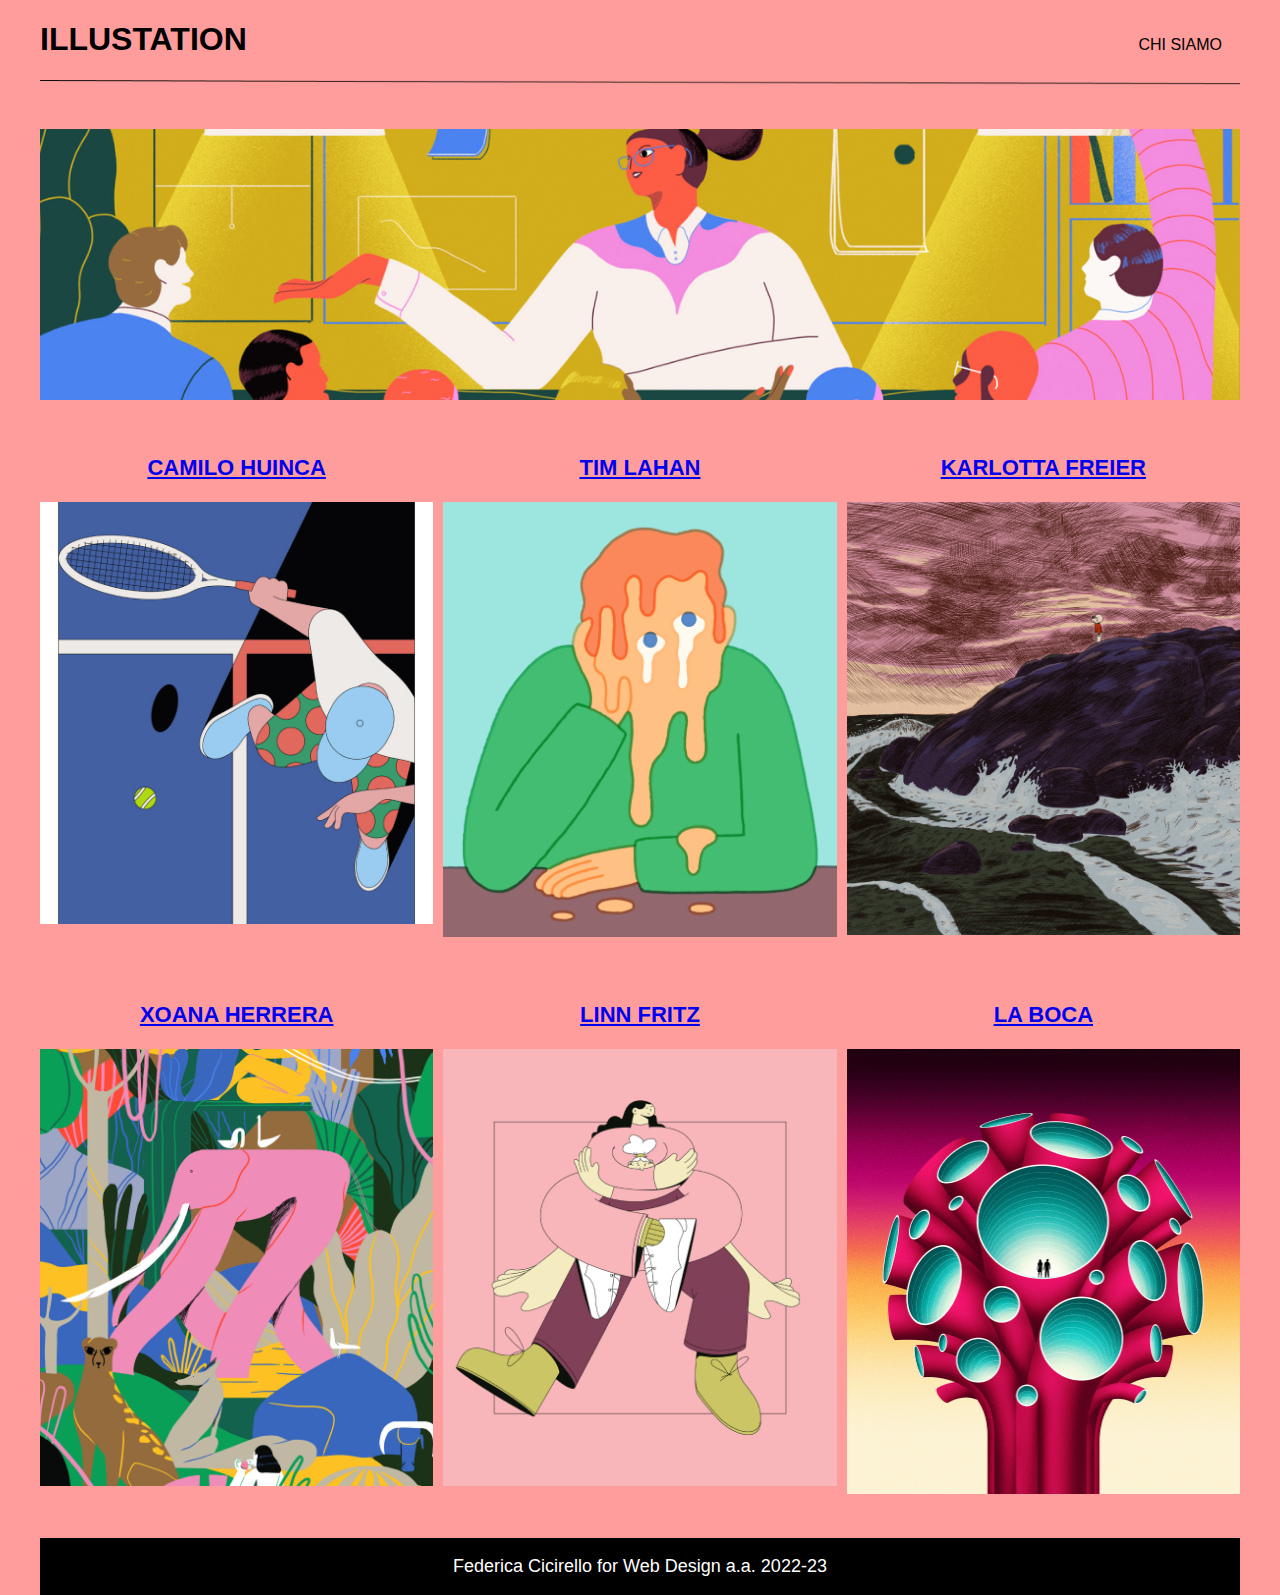
<file: index.html>
<!DOCTYPE html>
<html lang="en">
<head>
    <meta charset="UTF-8">
    <meta http-equiv="X-UA-Compatible" content="IE=edge">
    <meta name="viewport" content="width=device-width, initial-scale=1.0">
    <title>Document</title>
    <link rel="stylesheet" href="css/stile.css">
</head>
<body>
    <header>
        <nav class="navbar">
            <ul>
                <li><a href="pagina illustratori 8.html">CHI SIAMO</a></li>
            </ul>
        </nav>
        <h1>ILLUSTATION</h1>
        <img src="immagini/Line 2.png" alt="">
    </header>
    <main>
        <section class="hero">
        <img src="immagini/AP_Xoana_Herrera_Spot1_2x.png">
    </section>
    <section class="card">
        <div>
            <h3><a href="pagina illustratori 2.html">CAMILO HUINCA</a></h3> 
            <img src="immagini/AP_Camilo_Huinca_Match-Point_2x-scaled.jpg">
        </div>
        <div>
            <h3><a href="pagina illustratori 3.html">TIM LAHAN</a></h3>
            <img src="immagini/AP_Tim_Lahan_NYT_2x.png">
        </div>
        <div>
            <h3><a href="pagina illustratori 4.html">KARLOTTA FREIER</a></h3>
            <img src="immagini/AP_Karlotta_Freier_dogtown_2x.png">
        </div>
        <div>
            <h3><a href="pagina illustratori 5.html">XOANA HERRERA</a></h3>
            <img src="immagini/AP_Xoana_Herrera_Elefante_2x-1-scaled.png">
        </div>
        <div>
            <h3><a href="pagina illustratori 6.html">LINN FRITZ</a></h3>
            <img src="immagini/AP_Linn_Fritz_HUG_2x.png">
        </div>
        <div>
            <h3><a href="pagina illustratori 7.html">LA BOCA</a></h3>
            <img src="immagini/Group 2.png">
        </div>
</section>
</main>
<footer>
    <p class="newsletter">Federica Cicirello for Web Design a.a. 2022-23</p>
</footer>

    
</body>
</html>
</file>
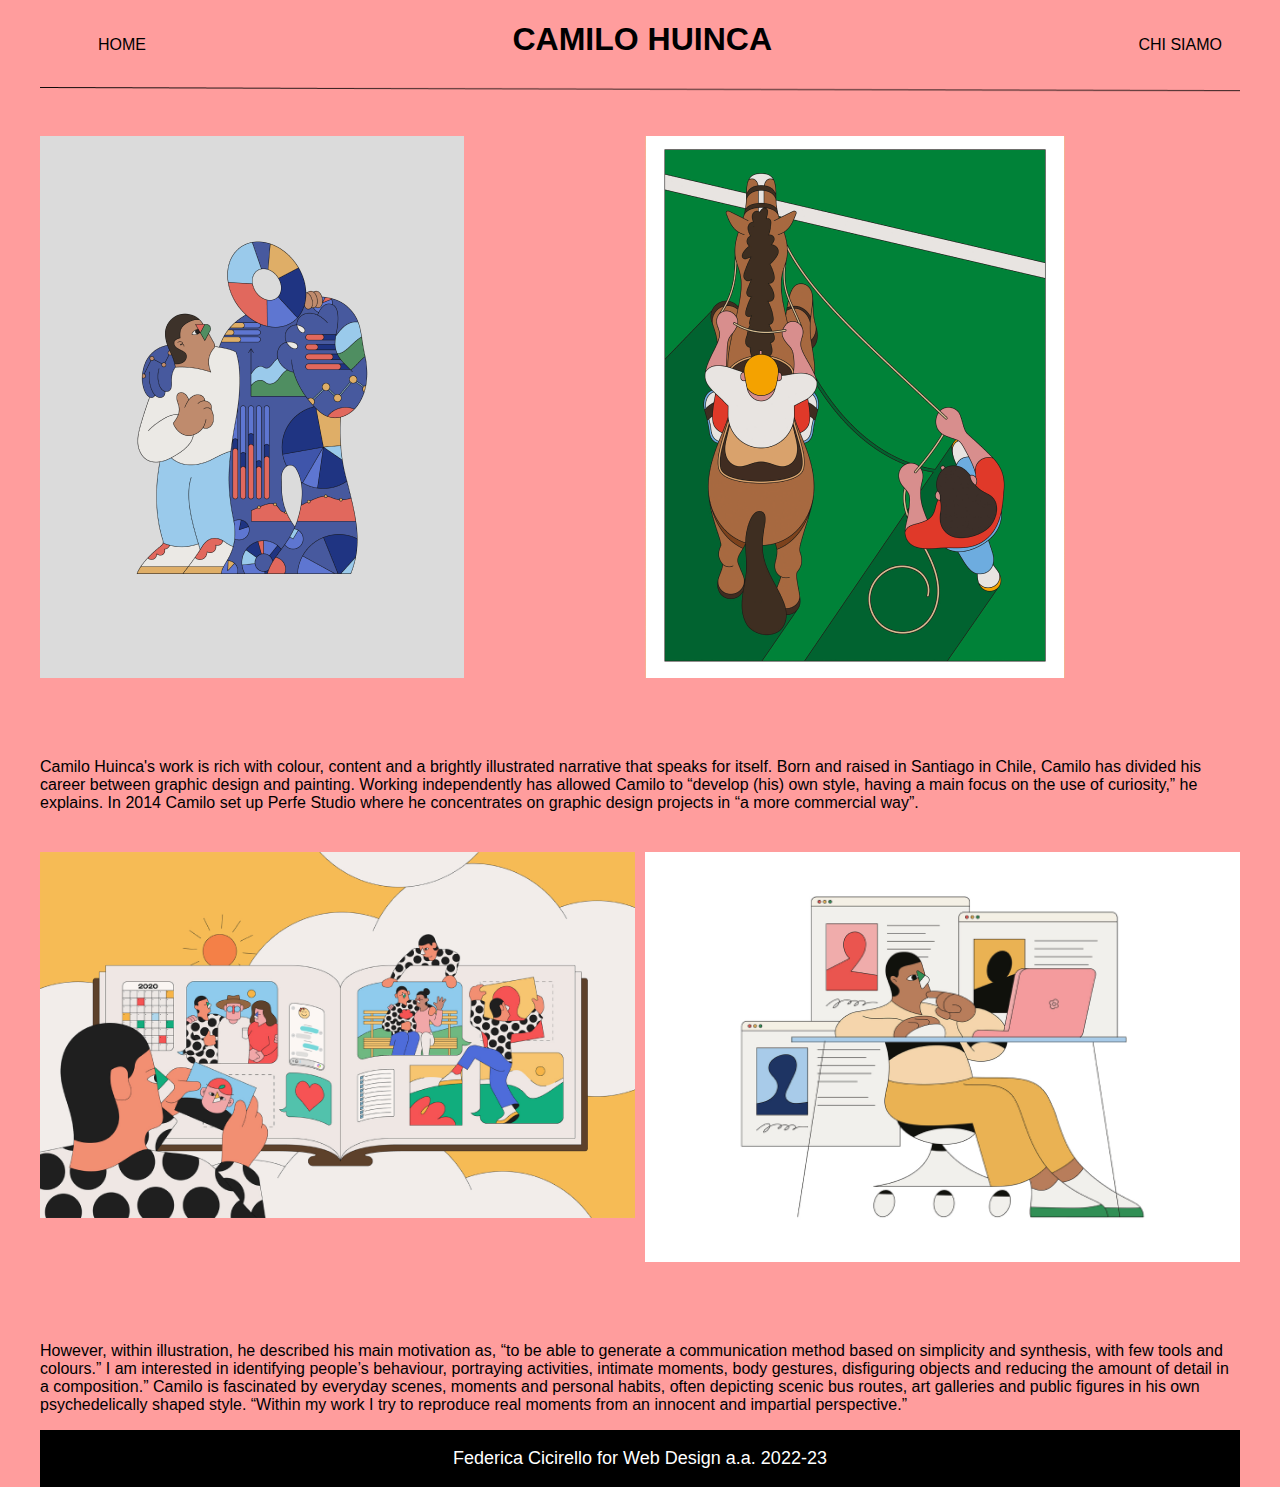
<file: pagina illustratori 2.html>
<!DOCTYPE html>
<html lang="en">
<head>
    <meta charset="UTF-8">
    <meta http-equiv="X-UA-Compatible" content="IE=edge">
    <meta name="viewport" content="width=device-width, initial-scale=1.0">
    <title>Document</title>
    <link rel="stylesheet" href="css/stile 2.css">
</head>
<body>
    <header>
        <nav class="navbar">
            <ul>
                <li><a href="pagina illustratori 8.html">CHI SIAMO</a></li>
            </ul>
        </nav>
        <nav class="navbar2">
            <ul>
                <li><a href="index.html">HOME</a></li>
            </ul>
        </nav>
        <h1>CAMILO HUINCA</h1>
        <img src="immagini/Line 2.png" alt="">
    </header>
    <main>
        <section class="hero">
    </section>
    <section class="card">
            <img src="immagini/AP_Camilo_Huinca_The-Atlantic-03_2x.png">
            <img src="immagini/AP_Camilo_Huinca_THE-NEW-YORKER_2x-scaled.png">
        </section>
        <section.biography>
            <p>Camilo Huinca's work is rich with colour, content and a brightly illustrated narrative that speaks for itself. Born and raised in Santiago in Chile, Camilo has divided his career between graphic design and painting. Working independently has allowed Camilo to “develop (his) own style, having a main focus on the use of curiosity,” he explains. In 2014 Camilo set up Perfe Studio where he concentrates on graphic design projects in “a more commercial way”.</p>          
        </section>       
            <section class="card">
                <img src="immagini/AP_Camilo_Huinca_social-well_2x.png">
                <img src="immagini/AP_Camilo_Huinca_LALL_2_2x.png">
            </section>
            <section.biography>
                <p>
                    However, within illustration, he described his main motivation as, “to be able to generate a communication method based on simplicity and synthesis, with few tools and colours.”  I am interested in identifying people’s behaviour, portraying activities, intimate moments, body gestures, disfiguring objects and reducing the amount of detail in a composition.” Camilo is fascinated by everyday scenes, moments and personal habits, often depicting scenic bus routes, art galleries and public figures in his own psychedelically shaped style. “Within my work I try to reproduce real moments from an innocent and impartial perspective.”
                </p>
            </section>
            
       
</section>
</main>
<footer>
    <p class="newsletter">Federica Cicirello for Web Design a.a. 2022-23</p>
</footer>
</body>
</html>
</file>
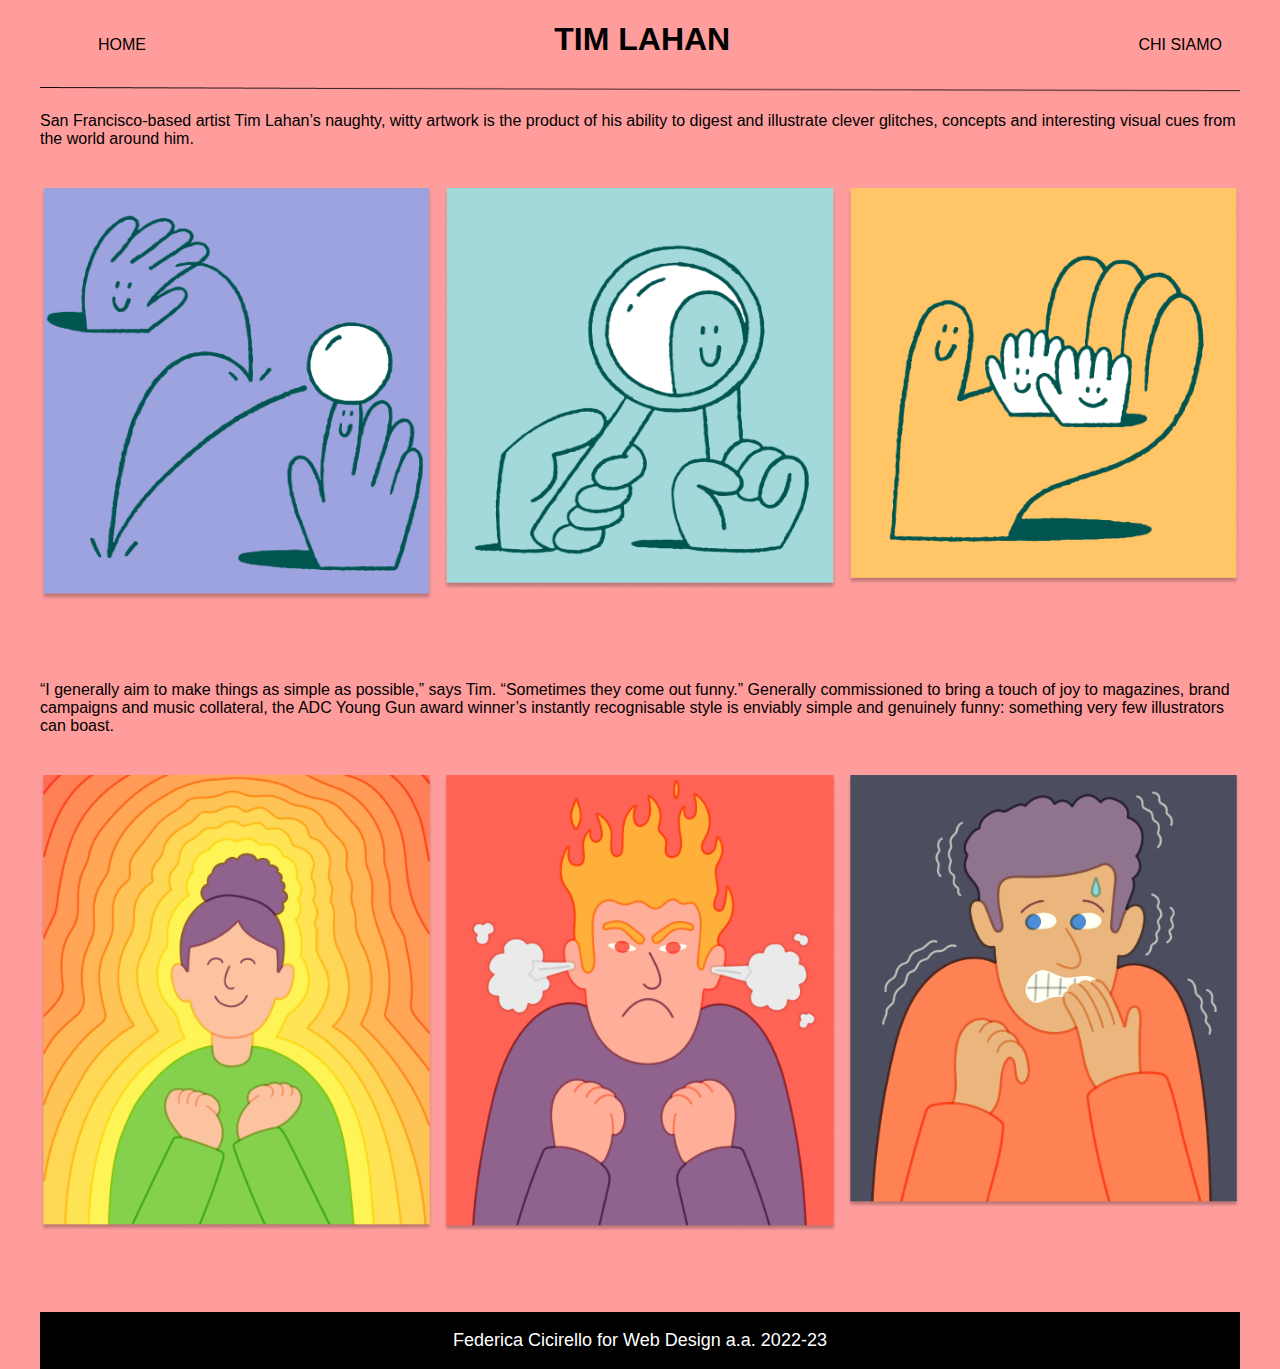
<file: pagina illustratori 3.html>
<!DOCTYPE html>
<html lang="en">
<head>
    <meta charset="UTF-8">
    <meta http-equiv="X-UA-Compatible" content="IE=edge">
    <meta name="viewport" content="width=device-width, initial-scale=1.0">
    <title>Document</title>
    <link rel="stylesheet" href="css/stile 3.css">
</head>
<body>
    <header>
        <nav class="navbar">
            <ul>
                <li><a href="pagina illustratori 8.html">CHI SIAMO</a></li>
            </ul>
        </nav>
        <nav class="navbar2">
            <ul>
                <li><a href="index.html">HOME</a></li>
            </ul>
        </nav>
        <h1>TIM LAHAN</h1>
        <img src="immagini/Line 2.png" alt="">
    </header>
    <main>
        <section class="hero">
<section.biography>
<p>San Francisco-based artist Tim Lahan’s naughty, witty artwork is the product of his ability to digest and illustrate clever glitches, concepts and interesting visual cues from the world around him. 
</p>
</section>
<section class="card">
    <img src="immagini/AP_Tim_Lahan_ONEMEDICAL_3_2x.png" alt="">
    <img src="immagini/AP_Tim_Lahan_ONEMEDICAL_2_2x (1).png" alt="">
    <img src="immagini/AP_Tim_Lahan_ONEMEDICAL_1_2x.png" alt="">
</section>
<section.biography>
    <p>“I generally aim to make things as simple as possible,” says Tim. “Sometimes they come out funny.” Generally commissioned to bring a touch of joy to magazines, brand campaigns and music collateral, the ADC Young Gun award winner’s instantly recognisable style is enviably simple and genuinely funny: something very few illustrators can boast.</p>
    </section>
    <section class="card">
        <img src="immagini/AP_Tim_Lahan_emotions_3_2x.png" alt="">
        <img src="immagini/AP_Tim_Lahan_emotions_4_2x.png" alt="">
        <img src="immagini/AP_Tim_Lahan_emotions_2_2x.png" alt="">
    </section>
</main>
<footer>
    <p class="newsletter">Federica Cicirello for Web Design a.a. 2022-23</p>
</footer>
    
</body>
</html>
</file>
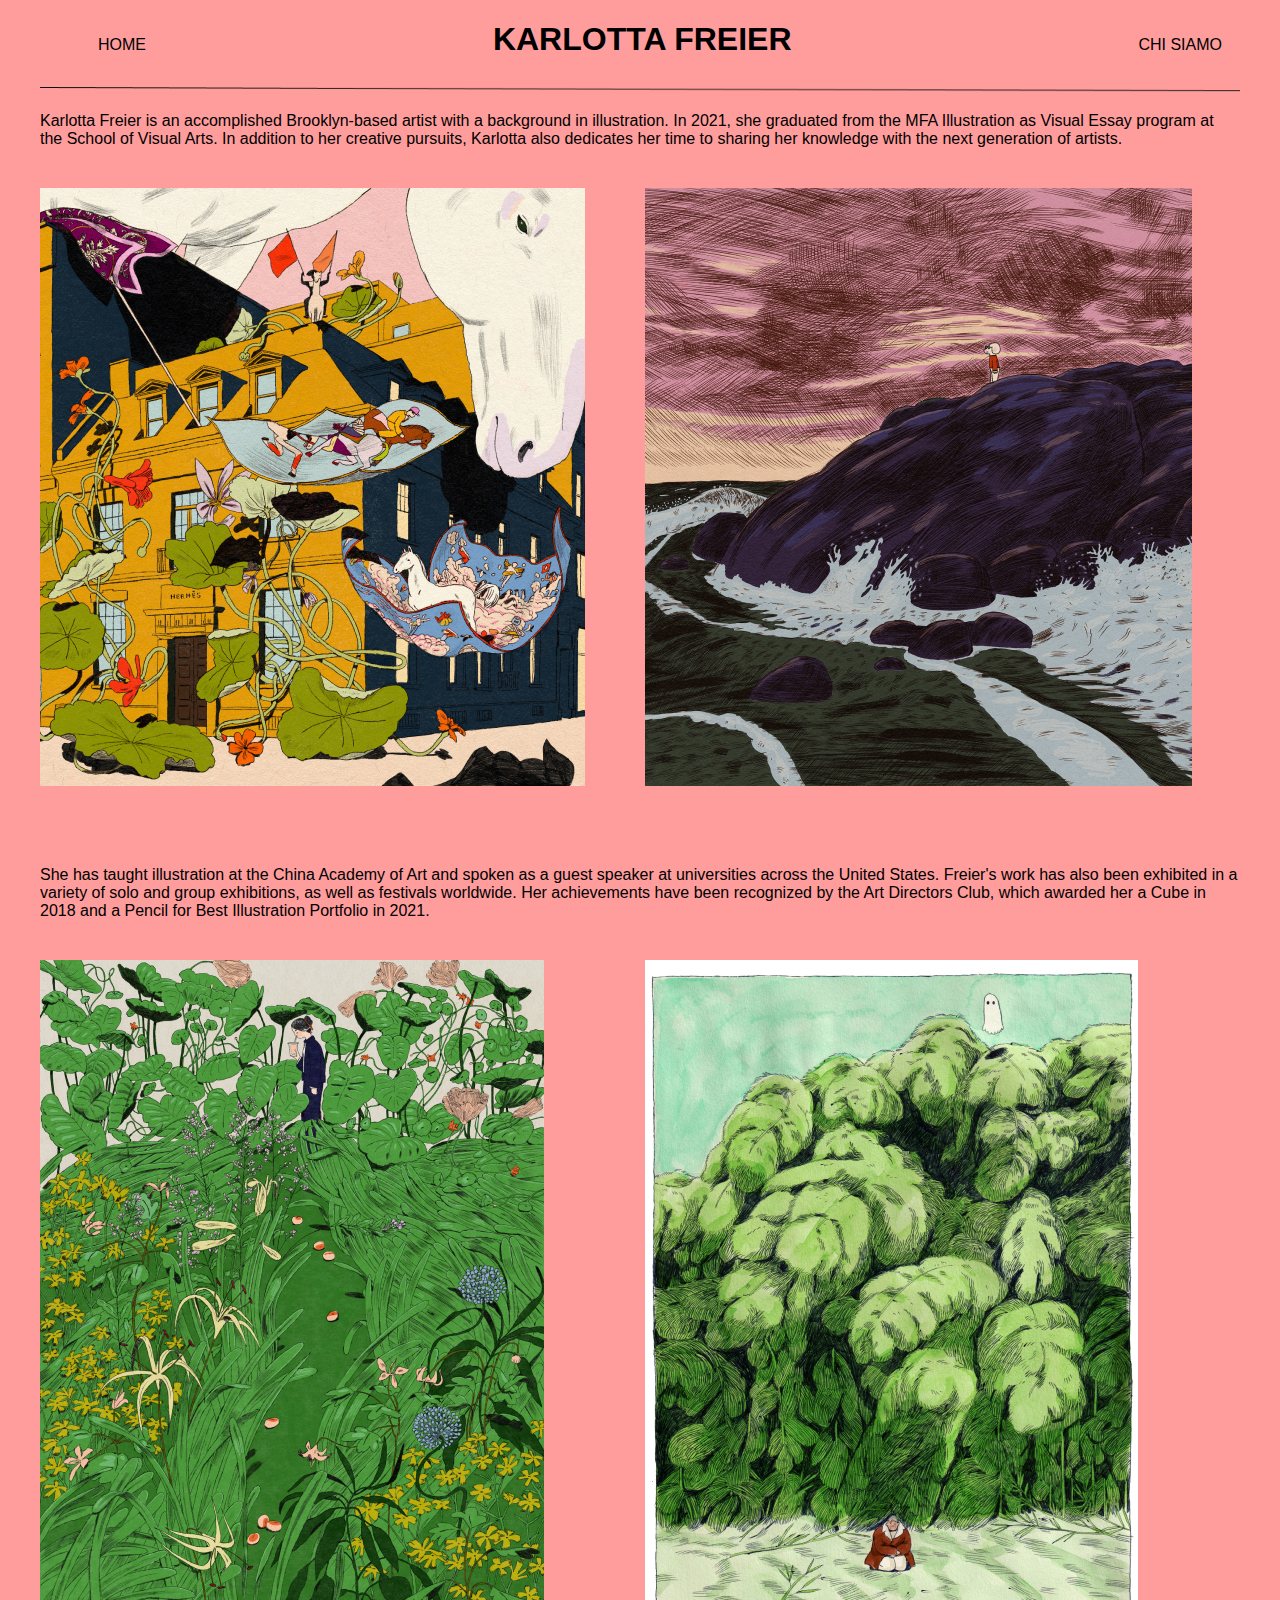
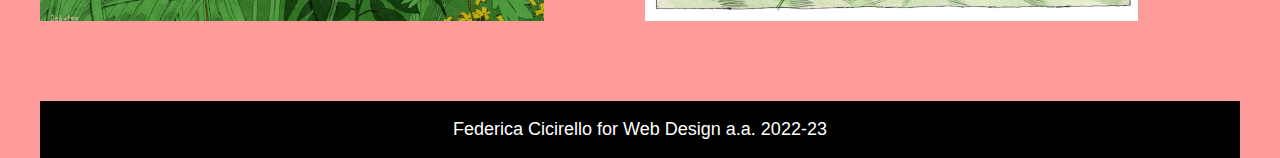
<file: pagina illustratori 4.html>
<!DOCTYPE html>
<html lang="en">
<head>
    <meta charset="UTF-8">
    <meta http-equiv="X-UA-Compatible" content="IE=edge">
    <meta name="viewport" content="width=device-width, initial-scale=1.0">
    <title>Document</title>
    <link rel="stylesheet" href="css/stile 4.css">
</head>
<body>
    <header>
        <nav class="navbar">
            <ul>
                <li><a href="pagina illustratori 8.html">CHI SIAMO</a></li>
            </ul>
        </nav>
        <nav class="navbar2">
            <ul>
                <li><a href="index.html">HOME</a></li>
            </ul>
        </nav>
        <h1>KARLOTTA FREIER</h1>
        <img src="immagini/Line 2.png" alt="">
    </header>
    <main>
        <section class="hero">
<section.biography>
<p>Karlotta Freier is an accomplished Brooklyn-based artist with a background in illustration. In 2021, she graduated from the MFA Illustration as Visual Essay program at the School of Visual Arts. In addition to her creative pursuits, Karlotta also dedicates her time to sharing her knowledge with the next generation of artists.
</p>
</section>
<section class="card">
    <img src="immagini/AP_Karlotta_Freier_hermes-color_2x.jpg" alt="">
    <img src="immagini/AP_Karlotta_Freier_dogtown_2x.jpg" alt="">
    
</section>
<section.biography>
    <p>She has taught illustration at the China Academy of Art and spoken as a guest speaker at universities across the United States. Freier's work has also been exhibited in a variety of solo and group exhibitions, as well as festivals worldwide. Her achievements have been recognized by the Art Directors Club, which awarded her a Cube in 2018 and a Pencil for Best Illustration Portfolio in 2021. </p>
    </section>
    <section class="card">
        <img src="immagini/AP_Karlotta_Freier_debutea2_2x-scaled.jpg" alt="">
        <img src="immagini/AP_Karlotta_Freier_brand-eins_2x-scaled.jpg" alt="">
       
    </section>
</main>
<footer>
    <p class="newsletter">Federica Cicirello for Web Design a.a. 2022-23</p>
</footer>
</body>
</html>
</file>
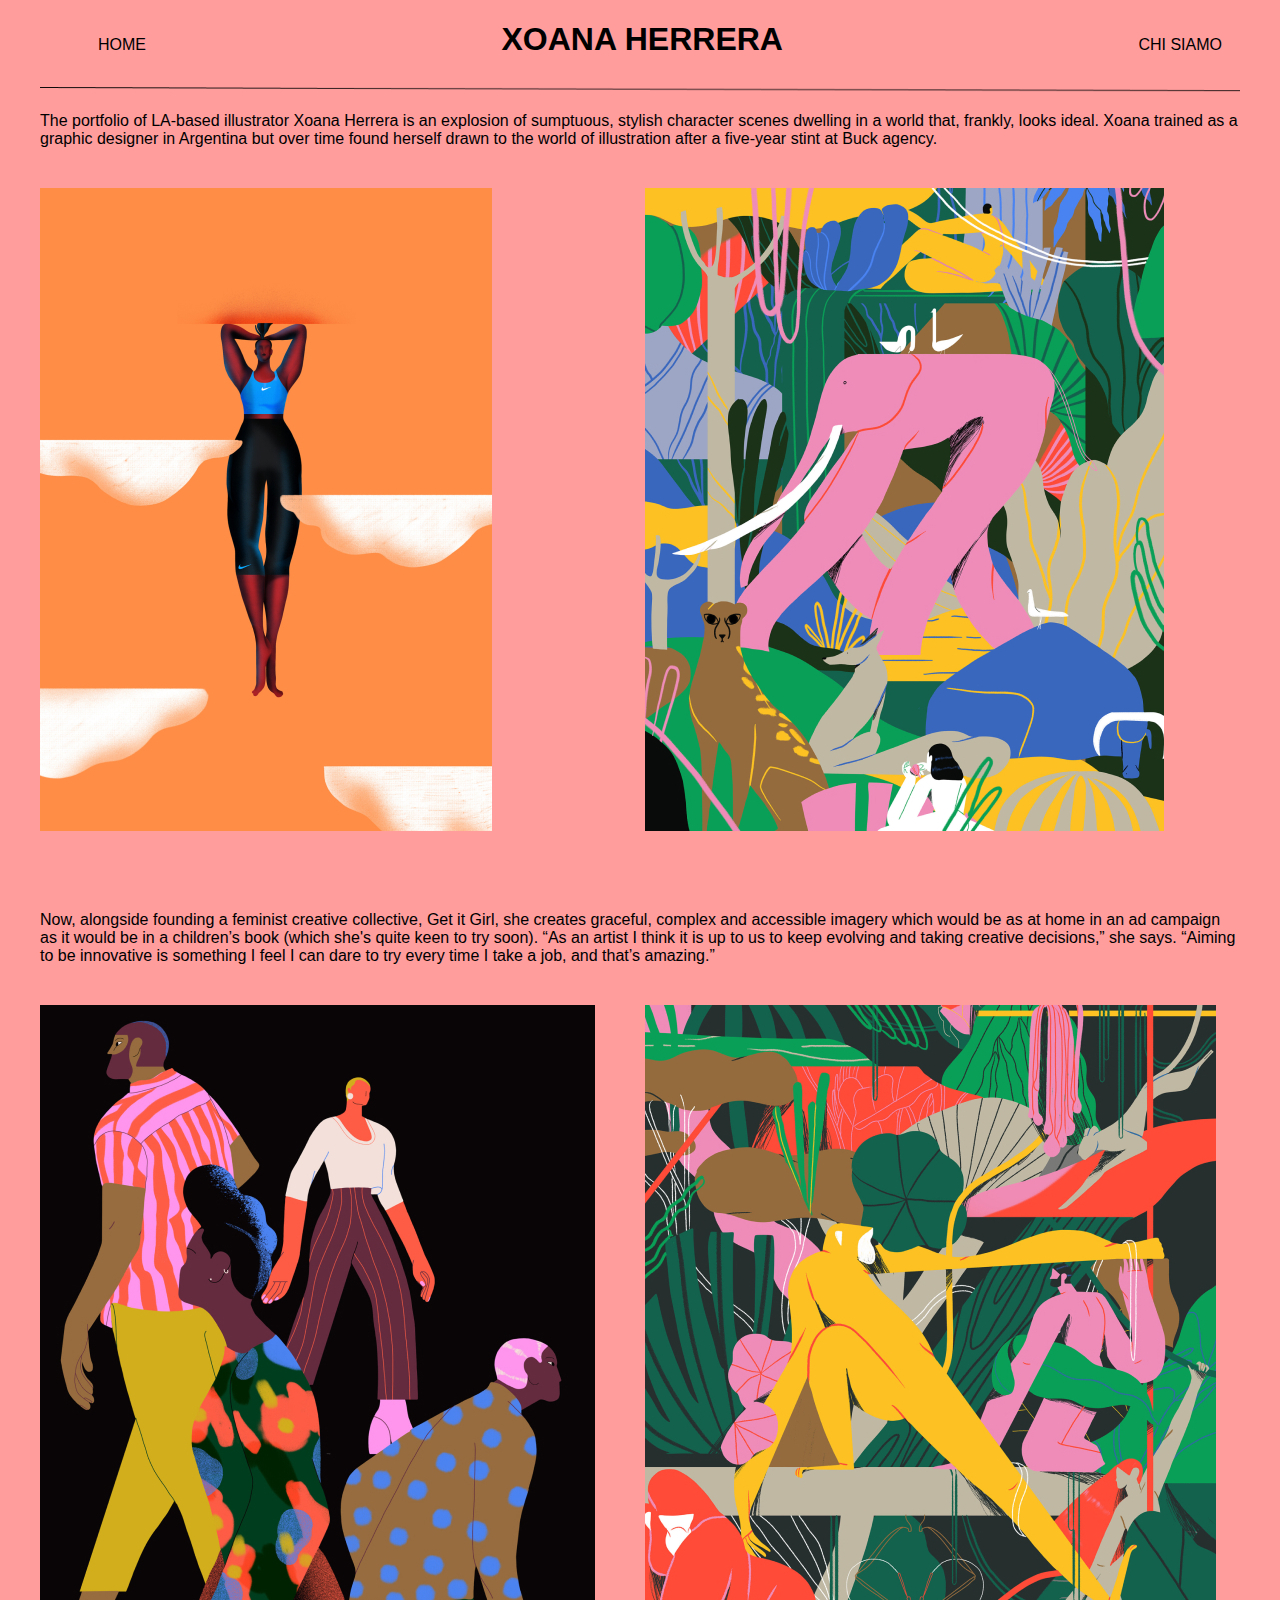
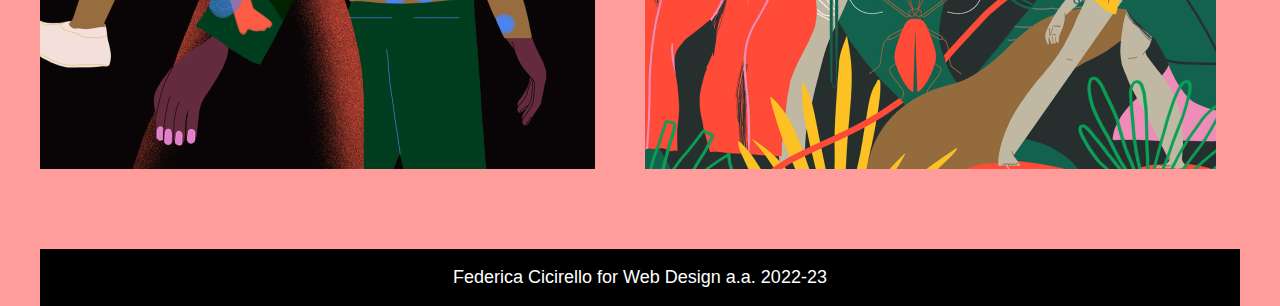
<file: pagina illustratori 5.html>
<!DOCTYPE html>
<html lang="en">
<head>
    <meta charset="UTF-8">
    <meta http-equiv="X-UA-Compatible" content="IE=edge">
    <meta name="viewport" content="width=device-width, initial-scale=1.0">
    <title>Document</title>
    <link rel="stylesheet" href="css/stile 5.css">
</head>
<body>
    <header>
        <nav class="navbar">
            <ul>
                <li><a href="pagina illustratori 8.html">CHI SIAMO</a></li>
            </ul>
        </nav>
        <nav class="navbar2">
            <ul>
                <li><a href="index.html">HOME</a></li>
            </ul>
        </nav>
        <h1>XOANA HERRERA</h1>
        <img src="immagini/Line 2.png" alt="">
    </header>
    <main>
        <section class="hero">
<section.biography>
<p>The portfolio of LA-based illustrator Xoana Herrera is an explosion of sumptuous, stylish character scenes dwelling in a world that, frankly, looks ideal. Xoana trained as a graphic designer in Argentina but over time found herself drawn to the world of illustration after a five-year stint at Buck agency.</p>
</section>
<section class="card">
    <img src="immagini/AP_Xoana_Herrera_Nike_2x-scaled.jpg" alt="">
    <img src="immagini/AP_Xoana_Herrera_Elefante_2x-1-scaled.jpg" alt="">
    
</section>
<section.biography>
<p>Now, alongside founding a feminist creative collective, Get it Girl, she creates graceful, complex and accessible imagery which would be as at home in an ad campaign as it would be in a children’s book (which she's quite keen to try soon). “As an artist I think it is up to us to keep evolving and taking creative decisions,” she says. “Aiming to be innovative is something I feel I can dare to try every time I take a job, and that’s amazing.”</p>
</section>
    <section class="card">
        <img src="immagini/AP_Xoana_Herrera_GCR_1_2x-scaled.jpg" alt="">
        <img src="immagini/AP_Xoana_Herrera_Mono_2x-scaled.jpg" alt="">
       
    </section>
</main>
<footer>
    <p class="newsletter">Federica Cicirello for Web Design a.a. 2022-23</p>
</footer>
</body>
</html>
</file>
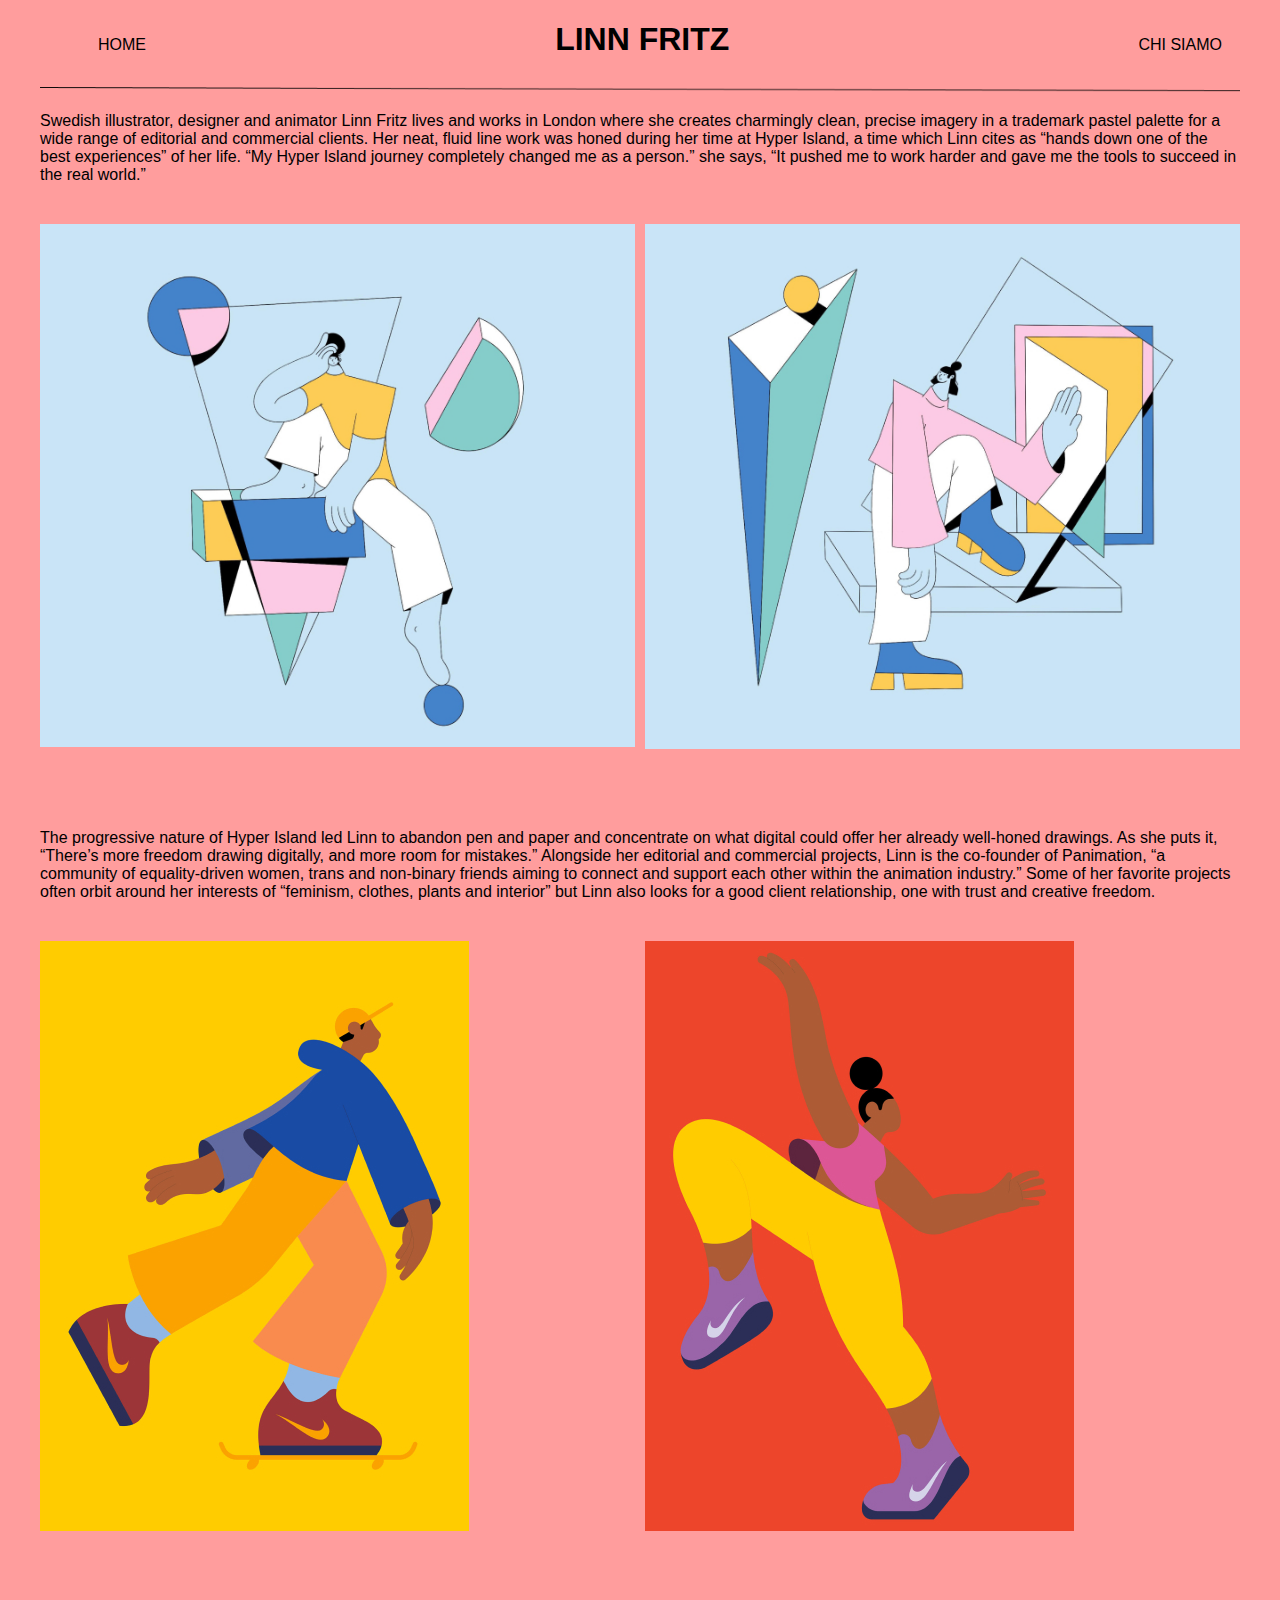
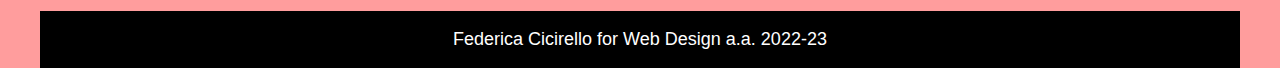
<file: pagina illustratori 6.html>
<!DOCTYPE html>
<html lang="en">
<head>
    <meta charset="UTF-8">
    <meta http-equiv="X-UA-Compatible" content="IE=edge">
    <meta name="viewport" content="width=device-width, initial-scale=1.0">
    <title>Document</title>
    <link rel="stylesheet" href="css/stile 6.css">
</head>
<body>
    <header>
        <nav class="navbar">
            <ul>
                <li><a href="pagina illustratori 8.html">CHI SIAMO</a></li>
            </ul>
        </nav>
        <nav class="navbar2">
            <ul>
                <li><a href="index.html">HOME</a></li>
            </ul>
        </nav>
        <h1>LINN FRITZ</h1>
        <img src="immagini/Line 2.png" alt="">
    </header>
    <main>
        <section class="hero">
<section.biography>
<p>Swedish illustrator, designer and animator Linn Fritz lives and works in London where she creates charmingly clean, precise imagery in a trademark pastel palette for a wide range of editorial and commercial clients. Her neat, fluid line work was honed during her time at Hyper Island, a time which Linn cites as “hands down one of the best experiences” of her life. “My Hyper Island journey completely changed me as a person.” she says, “It pushed me to work harder and gave me the tools to succeed in the real world.”</p>
</section>
<section class="card">
    <img src="immagini/AP_Linn_Fritz_Blue03_2x.jpg" alt="">
    <img src="immagini/AP_Linn_Fritz_Blue01_2x.jpg" alt="">
    
</section>
<section.biography>
<p>The progressive nature of Hyper Island led Linn to abandon pen and paper and concentrate on what digital could offer her already well-honed drawings. As she puts it, “There’s more freedom drawing digitally, and more room for mistakes.” Alongside her editorial and commercial projects, Linn is the co-founder of Panimation, “a community of equality-driven women, trans and non-binary friends aiming to connect and support each other within the animation industry.” Some of her favorite projects often orbit around her interests of “feminism, clothes, plants and interior” but Linn also looks for a good client relationship, one with trust and creative freedom.</p>
</section>
    <section class="card">
        <img src="immagini/AP_Linn_Fritz_North_Live_LF3_2x-scaled.jpg" alt="">
        <img src="immagini/AP_Linn_Fritz_North_Live_LF2_2x-scaled.jpg" alt="">
       
    </section>
</main>
<footer>
    <p class="newsletter">Federica Cicirello for Web Design a.a. 2022-23</p>
</footer>
</body>
</html>
</file>
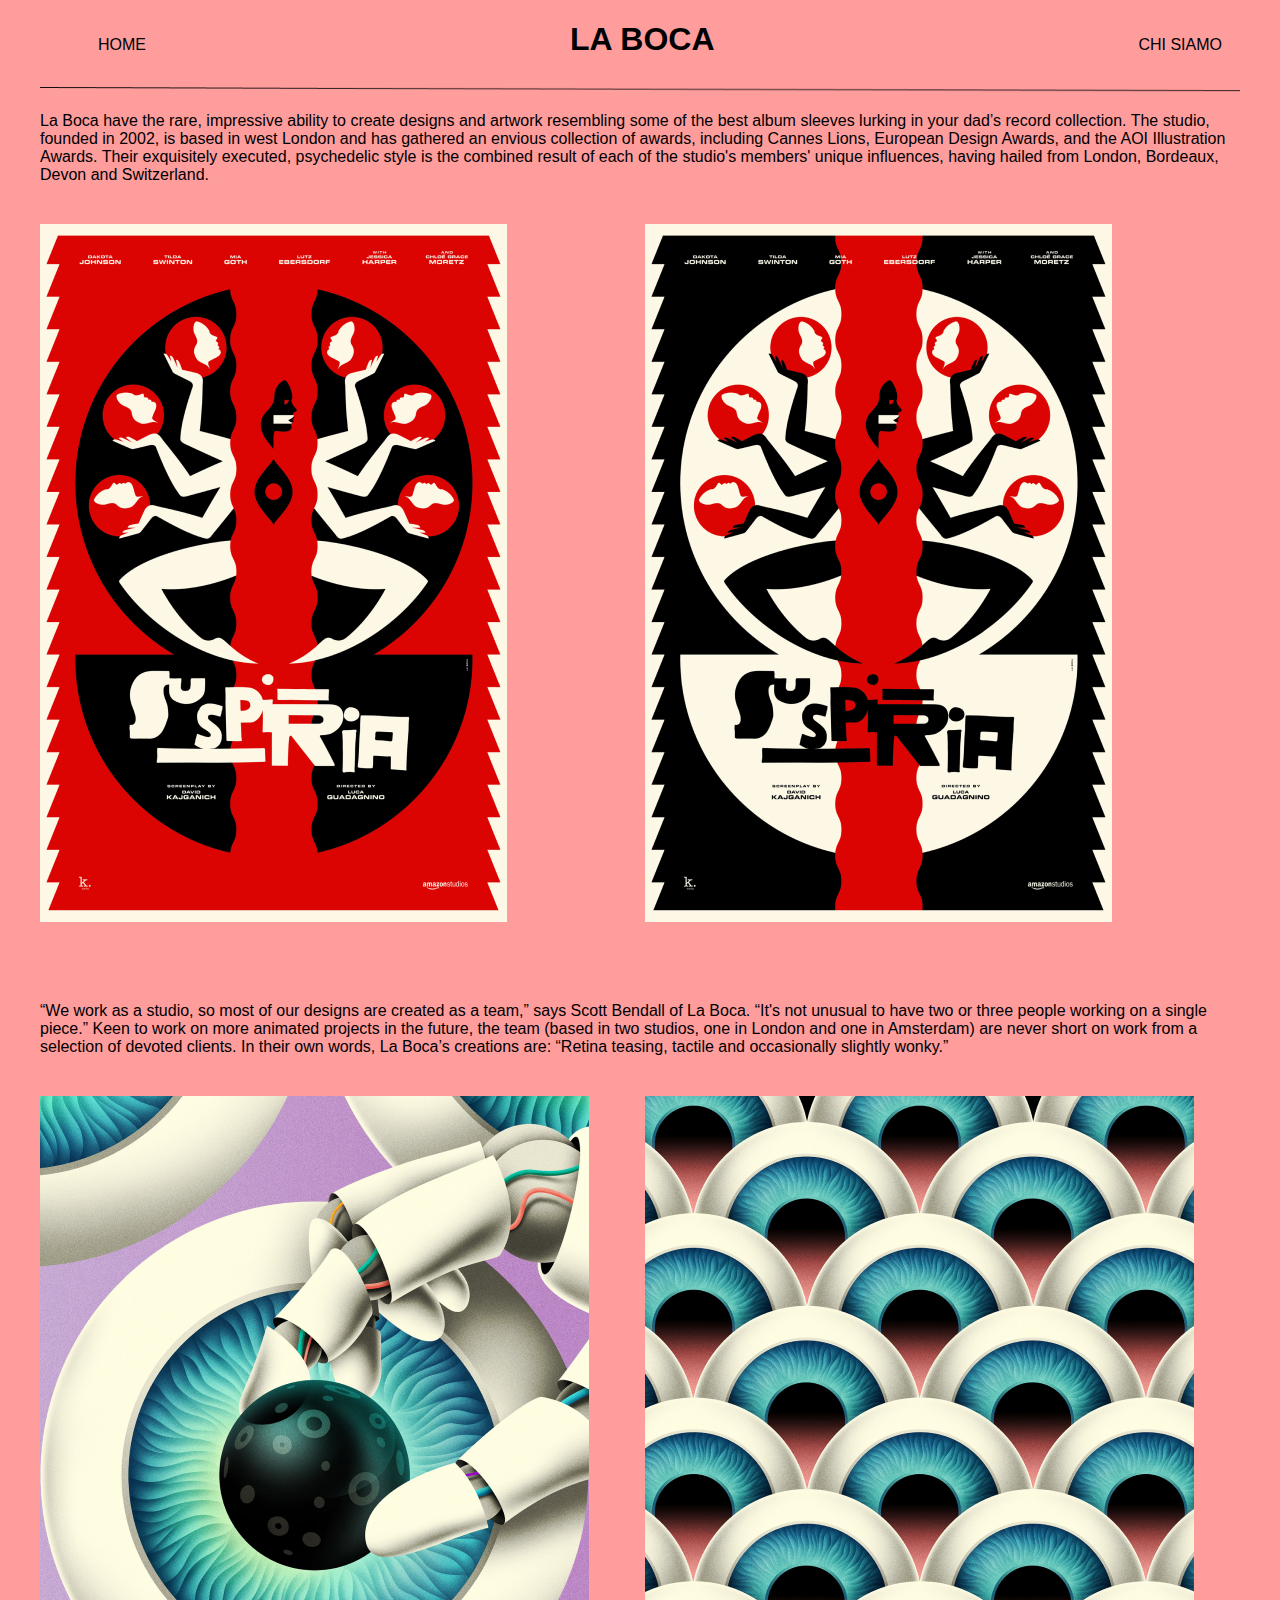
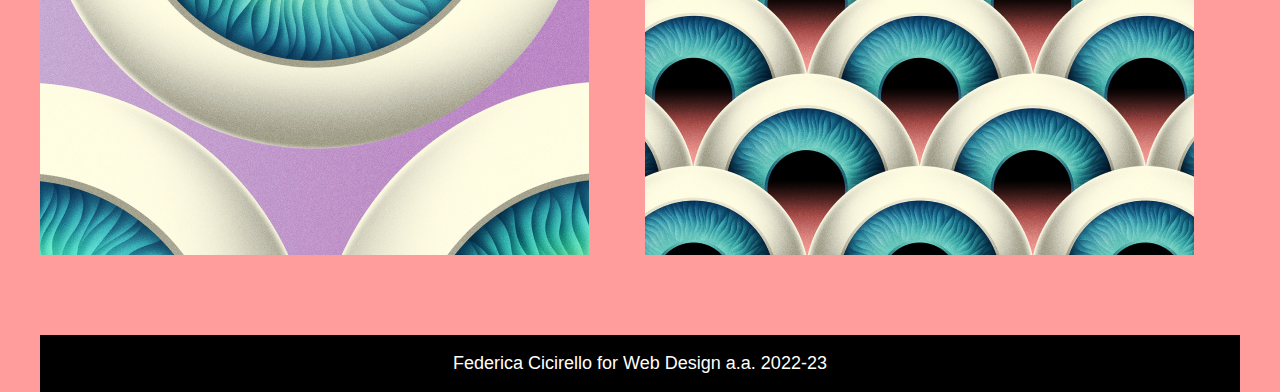
<file: pagina illustratori 7.html>
<!DOCTYPE html>
<html lang="en">
<head>
    <meta charset="UTF-8">
    <meta http-equiv="X-UA-Compatible" content="IE=edge">
    <meta name="viewport" content="width=device-width, initial-scale=1.0">
    <title>Document</title>
    <link rel="stylesheet" href="css/stile 7.css">
</head>
<body>
    <header>
        <nav class="navbar">
            <ul>
                <li><a href="pagina illustratori 8.html">CHI SIAMO</a></li>
            </ul>
        </nav>
        <nav class="navbar2">
            <ul>
                <li><a href="index.html">HOME</a></li>
            </ul>
        </nav>
        <h1>LA BOCA</h1>
        <img src="immagini/Line 2.png" alt="">
    </header>
    <main>
        <section class="hero">
<section.biography>
<p>La Boca have the rare, impressive ability to create designs and artwork resembling some of the best album sleeves lurking in your dad’s record collection. The studio, founded in 2002, is based in west London and has gathered an envious collection of awards, including Cannes Lions, European Design Awards, and the AOI Illustration Awards. Their exquisitely executed, psychedelic style is the combined result of each of the studio's members' unique influences, having hailed from London, Bordeaux, Devon and Switzerland. </p>
</section>
<section class="card">
    <img src="immagini/AP_La_Boca_Suspiria_STYLE_A_2x-scaled.jpg" alt="">
    <img src="immagini/AP_La_Boca_Suspiria_STYLE_B_2x-scaled.jpg" alt="">
    
</section>
<section.biography>
<p>“We work as a studio, so most of our designs are created as a team,” says Scott Bendall of La Boca. “It's not unusual to have two or three people working on a single piece.” Keen to work on more animated projects in the future, the team (based in two studios, one in London and one in Amsterdam) are never short on work from a selection of devoted clients. In their own words, La Boca’s creations are: “Retina teasing, tactile and occasionally slightly wonky.”
</p>
</section>
    <section class="card">
        <img src="immagini/AP_La_Boca_STLYIST_B_2x.jpg" alt="">
        <img src="immagini/AP_La_Boca_STLYIST_C_2x.jpg" alt="">
       
    </section>
</main>
<footer>
    <p class="newsletter">Federica Cicirello for Web Design a.a. 2022-23</p>
</footer>
</body>
</html>
</file>
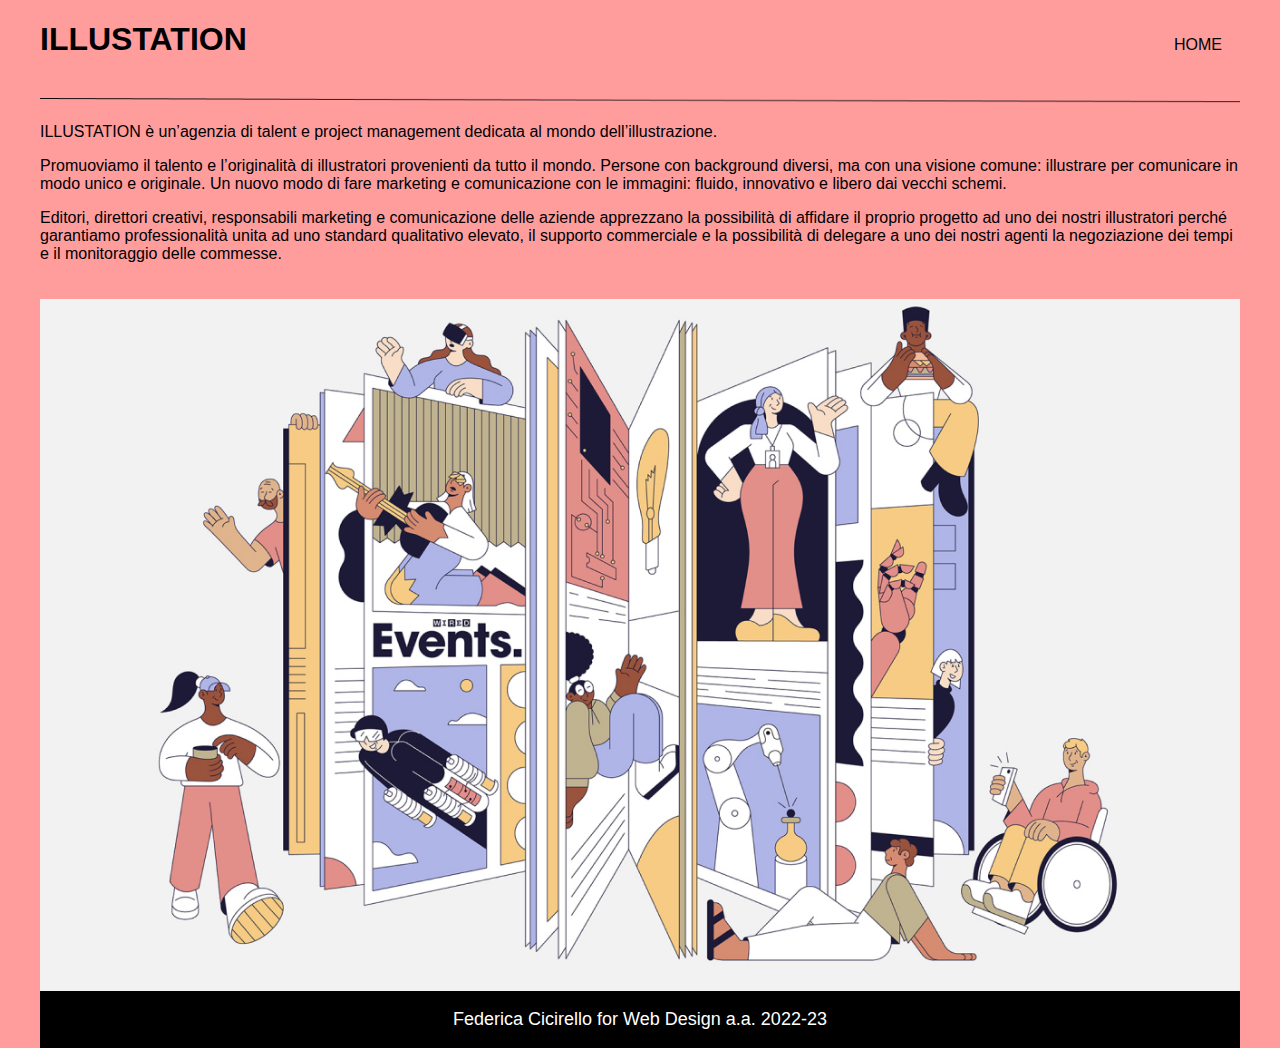
<file: pagina illustratori 8.html>
<!DOCTYPE html>
<html lang="en">
<head>
    <meta charset="UTF-8">
    <meta http-equiv="X-UA-Compatible" content="IE=edge">
    <meta name="viewport" content="width=device-width, initial-scale=1.0">
    <title>Document</title>
    <link rel="stylesheet" href="css/stile 8.css">
</head>
<body>
    <header>
        <nav class="navbar">
            <ul>
                <li><a href="index.html">HOME</a></li>
            </ul>
        </nav>
        <h1>ILLUSTATION</h1>
        <img src="immagini/Line 2.png" alt="">
    </header>
    <main>
        <section class="hero">
<section.biography>
<p>ILLUSTATION è un’agenzia di talent e project management dedicata al mondo dell’illustrazione.</p>
    <p>Promuoviamo il talento e l’originalità di illustratori provenienti da tutto il mondo. Persone con background diversi, ma con una visione comune: illustrare per comunicare in modo unico e originale. Un nuovo modo di fare marketing e comunicazione con le immagini: fluido, innovativo e libero dai vecchi schemi.
    </p>
    <p>Editori, direttori creativi, responsabili marketing e comunicazione delle aziende apprezzano la possibilità di affidare il proprio progetto ad uno dei nostri illustratori perché garantiamo professionalità unita ad uno standard qualitativo elevato, il supporto commerciale e la possibilità di delegare a uno dei nostri agenti la negoziazione dei tempi e il monitoraggio delle commesse.</p>
</section>
<section class="card">
    <img src="immagini/AP_Linn_Fritz_Wired_01_2x.jpg" alt="">
       
</section>

</main>
<footer>
    <p class="newsletter">Federica Cicirello for Web Design a.a. 2022-23</p>
</footer>
</body>
</html>
</file>
<file: css/stile.css>
body {
    font-family: Arial, Helvetica, sans-serif;
    background-color:#FF9D9D ;
    margin: auto;
    max-width: 1200px;
}
img {
    margin-bottom: 40px;
    max-width: 100%;
}

.navbar li {
    float: right;
    list-style: none;
    margin: 15px 15px;
}
.navbar li a {
    padding: 3px 3px;
    text-decoration: none;
    color: black;
    text-transform: uppercase;
}
section.card {
    background-color:#FF9D9D;
    padding: 0px;
    display: grid;
    grid-template-columns: repeat(3, 1fr);
    gap: 10px;
}
section.card h3 {
    margin: 0 10px;
    font-size: 22px;
    line-height: 28px;
}

section.card h3 {
    margin-top: 10px;
    text-align: center;
    margin-bottom: 20px;   
}
@media (max-width:400px) {
    section.card {
        grid-template-columns: repeat(1, 1fr);
}
}
 
footer {
    max-width: 1200px;
    margin: auto;
    background-color: black;
    display: flex;
    justify-content:space-around;
}
footer p {
    font-size: 18px;
    color: white;
    text-align: center;
}
</file>
<file: css/stile 2.css>
body {
    font-family: Arial, Helvetica, sans-serif;
    background-color:#FF9D9D ;
    margin: auto;
    max-width: 1200px;
}
h1{
    margin-bottom: 20px;
    text-align: center;
}
img {
    max-width: 100%;
}

.navbar li {
    float: right;
    list-style: none;
    margin: 15px 15px;
}
.navbar li a {
    padding: 3px 3px;
    text-decoration: none;
    color: black;
    text-transform: uppercase;
}
.navbar2 li {
    float: left;
    list-style: none;
    margin: 15px 15px;
}
.navbar2 li a {
    padding: 3px 3px;
    text-decoration: none;
    color: black;
    text-transform: uppercase;
}
section.card {
    background-color:#FF9D9D;
    padding: 0px;
    display: grid;
    grid-template-columns: 1fr 1fr;
    gap: 10px;
} 
section.card {
    margin-bottom: 80px;
    margin-top: 40px;
    background-color:#FF9D9D;
    padding: 0px;
    display:grid;
    grid-template-columns: repeat(2, 1fr);
    gap: 10px;
} 
@media (max-width:400px) {
    section.card {
        grid-template-columns: repeat(1, 1fr);
}
}

footer {
    max-width: 1200px;
    margin: auto;
    background-color: black;
    display: flex;
    justify-content:space-around;
}
footer p {
    font-size: 18px;
    color: white;
    text-align: center;
}
</file>
<file: css/stile 3.css>
body {
    font-family: Arial, Helvetica, sans-serif;
    background-color:#FF9D9D ;
    margin: auto;
    max-width: 1200px;
}
h1{
    margin-bottom: 20px;
    text-align: center;
}
img {
    max-width: 100%;
}

.navbar li {
    float: right;
    list-style: none;
    margin: 15px 15px;
}
.navbar li a {
    padding: 3px 3px;
    text-decoration: none;
    color: black;
    text-transform: uppercase;
}
.navbar2 li {
    float: left;
    list-style: none;
    margin: 15px 15px;
}
.navbar2 li a {
    padding: 3px 3px;
    text-decoration: none;
    color: black;
    text-transform: uppercase;
}
section.card {
    background-color:#FF9D9D;
    padding: 0px;
    display: grid;
    grid-template-columns: 1fr 1fr 1fr;
    gap: 10px;
} 
section.card {
    margin-bottom: 80px;
    margin-top: 40px;
    background-color:#FF9D9D;
    padding: 0px;
    display: grid;
    grid-template-columns: repeat(3, 1fr);
    gap: 10px;
} 
@media (max-width:400px) {
    section.card {
        grid-template-columns: repeat(1, 1fr);
}
}

footer {
    max-width: 1200px;
    margin: auto;
    background-color: black;
    display: flex;
    justify-content:space-around;
}
footer p {
    font-size: 18px;
    color: white;
    text-align: center;
}
</file>
<file: css/stile 4.css>
body {
    font-family: Arial, Helvetica, sans-serif;
    background-color:#FF9D9D ;
    margin: auto;
    max-width: 1200px;
}
h1{
    margin-bottom: 20px;
    text-align: center;
}
img {
    max-width: 100%;
}

.navbar li {
    float: right;
    list-style: none;
    margin: 15px 15px;
}
.navbar li a {
    padding: 3px 3px;
    text-decoration: none;
    color: black;
    text-transform: uppercase;
}
.navbar2 li {
    float: left;
    list-style: none;
    margin: 15px 15px;
}
.navbar2 li a {
    padding: 3px 3px;
    text-decoration: none;
    color: black;
    text-transform: uppercase;
}
section.card {
    background-color:#FF9D9D;
    padding: 0px;
    display: grid;
    grid-template-columns: repeat(2, 1fr);
    gap: 10px;
} 
section.card {
    margin-bottom: 80px;
    margin-top: 40px;
    background-color:#FF9D9D;
    padding: 0px;
    display: grid;
    grid-template-columns: repeat(2, 1fr);
    gap: 10px;
} 
@media (max-width:400px) {
    section.card {
        grid-template-columns: repeat(1, 1fr);
}
}

footer {
    max-width: 1200px;
    margin: auto;
    background-color: black;
    display: flex;
    justify-content:space-around;
}
footer p {
    font-size: 18px;
    color: white;
    text-align: center;
}
</file>
<file: css/stile 5.css>
body {
    font-family: Arial, Helvetica, sans-serif;
    background-color:#FF9D9D ;
    margin: auto;
    max-width: 1200px;
}
h1{
    margin-bottom: 20px;
    text-align: center;
}
img {
    max-width: 100%;
}

.navbar li {
    float: right;
    list-style: none;
    margin: 15px 15px;
}
.navbar li a {
    padding: 3px 3px;
    text-decoration: none;
    color: black;
    text-transform: uppercase;
}
.navbar2 li {
    float: left;
    list-style: none;
    margin: 15px 15px;
}
.navbar2 li a {
    padding: 3px 3px;
    text-decoration: none;
    color: black;
    text-transform: uppercase;
}
section.card {
    background-color:#FF9D9D;
    padding: 0px;
    display: grid;
    grid-template-columns: repeat(2, 1fr);
    gap: 10px;
} 
section.card {
    margin-bottom: 80px;
    margin-top: 40px;
    background-color:#FF9D9D;
    padding: 0px;
    display: grid;
    grid-template-columns: repeat(2, 1fr);
    gap: 10px;
} 
@media (max-width:400px) {
    section.card {
        grid-template-columns: repeat(1, 1fr);
}
}

footer {
    max-width: 1200px;
    margin: auto;
    background-color: black;
    display: flex;
    justify-content:space-around;
}
footer p {
    font-size: 18px;
    color: white;
    text-align: center;
}
</file>
<file: css/stile 6.css>
body {
    font-family: Arial, Helvetica, sans-serif;
    background-color:#FF9D9D ;
    margin: auto;
    max-width: 1200px;
}
h1{
    margin-bottom: 20px;
    text-align: center;
}
img {
    max-width: 100%;
}

.navbar li {
    float: right;
    list-style: none;
    margin: 15px 15px;
}
.navbar li a {
    padding: 3px 3px;
    text-decoration: none;
    color: black;
    text-transform: uppercase;
}
.navbar2 li {
    float: left;
    list-style: none;
    margin: 15px 15px;
}
.navbar2 li a {
    padding: 3px 3px;
    text-decoration: none;
    color: black;
    text-transform: uppercase;
}
section.card {
    background-color:#FF9D9D;
    padding: 0px;
    display: grid;
    grid-template-columns: repeat(2, 1fr);
    gap: 10px;
} 
section.card {
    margin-bottom: 80px;
    margin-top: 40px;
    background-color:#FF9D9D;
    padding: 0px;
    display: grid;
    grid-template-columns: repeat(2, 1fr);
    gap: 10px;  
} 
@media (max-width:400px) {
    section.card {
        grid-template-columns: repeat(2, 1fr);
}
}


footer {
    max-width: 1200px;
    margin: auto;
    background-color: black;
    display: flex;
    justify-content:space-around;
}
footer p {
    font-size: 18px;
    color: white;
    text-align: center;
}
</file>
<file: css/stile 7.css>
body {
    font-family: Arial, Helvetica, sans-serif;
    background-color:#FF9D9D ;
    margin: auto;
    max-width: 1200px;
}
h1{
    margin-bottom: 20px;
    text-align: center;
}
img {
    max-width: 100%;
}
.navbar li {
    float: right;
    list-style: none;
    margin: 15px 15px;
}
.navbar li a {
    padding: 3px 3px;
    text-decoration: none;
    color: black;
    text-transform: uppercase;
}
.navbar2 li {
    float: left;
    list-style: none;
    margin: 15px 15px;
}
.navbar2 li a {
    padding: 3px 3px;
    text-decoration: none;
    color: black;
    text-transform: uppercase;
}
section.card {
    background-color:#FF9D9D;
    padding: 0px;
    display: grid;
    grid-template-columns: repeat(2, 1fr);
    gap: 10px;
} 

section.card {
    margin-bottom: 80px;
    margin-top: 40px;
    background-color:#FF9D9D;
    padding: 0px;
    display: grid;
    grid-template-columns: repeat(2, 1fr);
    gap: 10px;  
} 
@media (max-width:400px) {
    section.card {
        grid-template-columns: repeat(1, 1fr);
}
}


footer {
    max-width: 1200px;
    margin: auto;
    background-color: black;
    display: flex;
    justify-content:space-around;
}
footer p {
    font-size: 18px;
    color: white;
    text-align: center;
}
</file>
<file: css/stile 8.css>
body {
    font-family: Arial, Helvetica, sans-serif;
    background-color:#FF9D9D ;
    margin: auto;
    max-width: 1200px;
}
h1{
    margin-bottom: 20px;
}
img {
    margin-top: 20px;
    max-width: 100%;
}
.navbar li {
    float: right;
    list-style: none;
    margin: 15px 15px;
}
.navbar li a {
    padding: 3px 3px;
    text-decoration: none;
    color: black;
    text-transform: uppercase;
}
section.card {
    background-color:#FF9D9D;
    padding: 0px;
    display: grid;
    gap: 10px;
} 
@media (max-width:400px) {
    section.card {
        grid-template-columns: repeat(1, 1fr);
}
}
footer {
    max-width: 1200px;
    margin: auto;
    background-color: black;
    display: flex;
    justify-content:space-around;
}
footer p {
    font-size: 18px;
    color: white;
    text-align: center;
}
</file>
